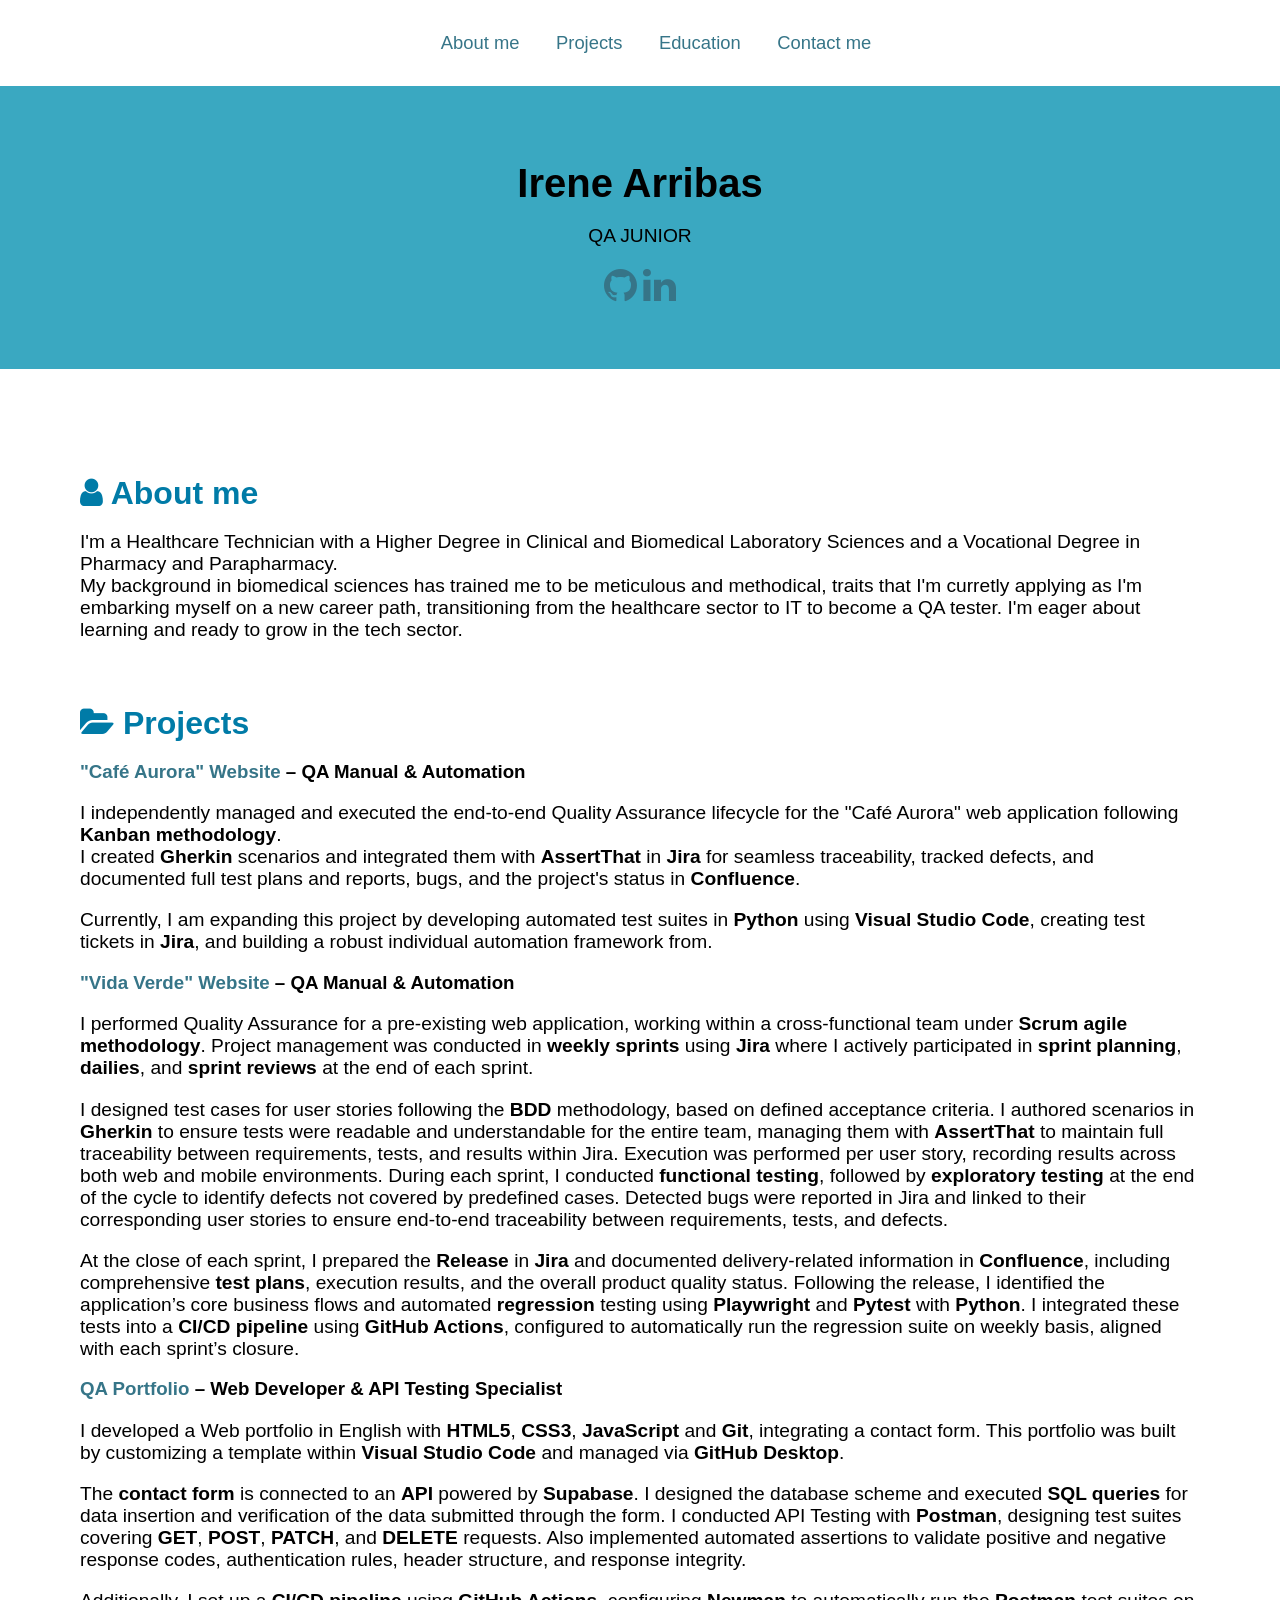
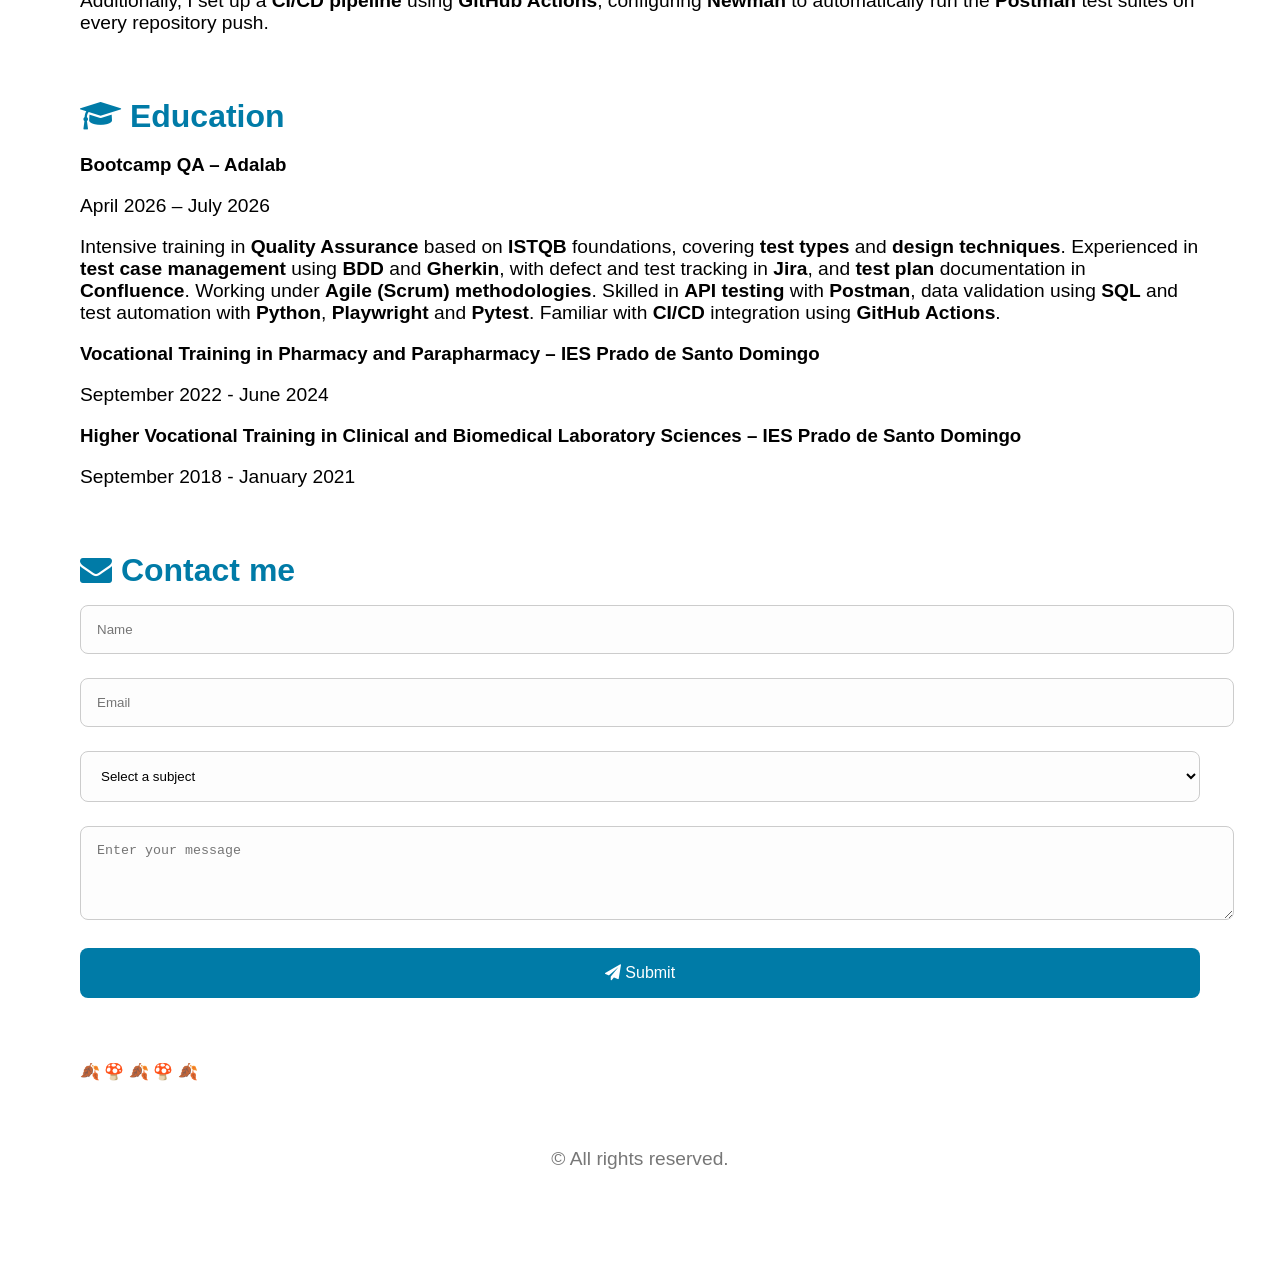
<file: index.html>
<!DOCTYPE html>
<html lang="es">

<head>
  <meta charset="UTF-8" />
  <meta name="viewport" content="width=device-width, initial-scale=1.0" />
  <meta name="description" content="Portfolio Irene Arribas QA" />
  <meta name="author" content="Irene Arribas" />
  <title>Irene Arribas - Portfolio</title>
  <link href="style.css" rel="stylesheet" />
  <!-- Importar Font Awesome para los iconos -->
  <link rel="stylesheet" href="https://cdnjs.cloudflare.com/ajax/libs/font-awesome/4.7.0/css/font-awesome.min.css" />
</head>

<body>
  <!-- Menú de navegación -->
  <nav>
    <ul>
      <li><a id="menusobremi" href="#sobremi">About me</a></li>
      <li><a id="menuproyectos" href="#proyectos">Projects</a></li>
      <li><a id="menueducacion" href="#educacion">Education</a></li>
      <li><a id="menucontacto" href="#contacto">Contact me</a></li>
    </ul>
  </nav>
  <header>
    <h1 id="minombre">Irene Arribas</h1>
    <p id="titulo">QA JUNIOR</p>
    <p>
      <a id="linkgithub" href="https://github.com/IreneArribasQA" title="GitHub" class="fa fa-github fa-2x"
        aria-label="GitHub"></a>
      <a id="linklinkedin" href="https://www.linkedin.com/in/irene-arribas-m%C3%A9ndez-21b764207/" title="LinkedIn"
        class="fa fa-linkedin fa-2x" aria-label="LinkedIn"></a>
    </p>
  </header>
  <main>
    <section id="sobremi">
      <h2 id="titulosobremi">
        <i class="fa fa-user"></i> About me
      </h2>
      <p>
        I'm a Healthcare Technician with a Higher Degree in Clinical and Biomedical Laboratory Sciences
        and a Vocational Degree in Pharmacy and Parapharmacy. <br>
        My background in biomedical sciences has trained me to be meticulous and methodical,
        traits that I'm curretly applying as I'm embarking myself on a new career path,
        transitioning from the healthcare sector to IT to become a QA tester.
        I'm eager about learning and ready to grow in the tech sector.

      </p>

    </section>

    <section id="projects">
      <h2 id="tituloproyectos">
        <i class="fa fa-folder-open"></i> Projects
      </h2>


      <h3>
        <a id="linkproyectoapi" href="https://irenearribas.atlassian.net/wiki/spaces/KAN/overview" target="_blank">"Café
          Aurora" Website</a>
        – QA Manual & Automation
      </h3>
      <p>
        I independently managed and executed the end-to-end Quality Assurance lifecycle for the 
        "Café Aurora" web application following <strong>Kanban methodology</strong>. <br>
        I created <strong>Gherkin</strong> scenarios and integrated them with <strong>AssertThat</strong> in 
        <strong>Jira</strong> for seamless traceability, tracked defects, and documented full test plans 
        and reports, bugs, and the project's status in <strong>Confluence</strong>.
      </p>
      <p>
        Currently, I am expanding this project by developing automated test suites in 
        <strong>Python</strong> using <strong>Visual Studio Code</strong>, 
        creating test tickets in <strong>Jira</strong>, and building 
        a robust individual automation framework from.
      </p>

      <h3>
        <a id="linkproyectoapi"
          href="https://bootcampqa-equipo2.atlassian.net/wiki/spaces/SCRUM/pages/294913/Plan+de+Pruebas+-+Web+Vida+Verde"
          target="_blank">"Vida Verde" Website</a>
        – QA Manual & Automation
      </h3>
      <p>
        I performed Quality Assurance for a pre-existing web application,
        working within a cross-functional team under <strong>Scrum agile methodology</strong>. 
        Project management was conducted in <strong>weekly sprints</strong> using <strong>Jira</strong>
        where I actively participated in <strong>sprint planning</strong>, <strong>dailies</strong>,
        and <strong>sprint reviews</strong> at the end of each sprint.
      </p>

      <p>
        I designed test cases for user stories following the <strong>BDD</strong> methodology,
        based on defined acceptance criteria. I authored scenarios in <strong>Gherkin</strong>
        to ensure tests were readable and understandable for the entire team,
        managing them with <strong>AssertThat</strong> to maintain full traceability
        between requirements, tests, and results within Jira.
        Execution was performed per user story, recording results across both web and mobile environments.

        During each sprint, I conducted <strong>functional testing</strong>,
        followed by <strong>exploratory testing</strong> at the end of the cycle
        to identify defects not covered by predefined cases.
        Detected bugs were reported in Jira and linked to their
        corresponding user stories to ensure end-to-end traceability
        between requirements, tests, and defects.
      </p>

      <p>
        At the close of each sprint, I prepared the <strong>Release</strong> in <strong>Jira</strong>
        and documented delivery-related information in <strong>Confluence</strong>,
        including comprehensive <strong>test plans</strong>, execution results, and the
        overall product quality status.

        Following the release, I identified the application’s core business flows
        and automated <strong>regression</strong> testing using <strong>Playwright</strong>
        and <strong>Pytest</strong> with <strong>Python</strong>. I integrated these tests into a
        <strong>CI/CD pipeline</strong> using <strong>GitHub Actions</strong>, configured to
        automatically run the regression suite on weekly basis, aligned with each sprint’s closure.
      </p>
      <h3>
        <a id="linkproyectoportafolio" href="https://github.com/IreneArribasQA/QA-portfolio">QA Portfolio</a>
        – Web Developer & API Testing Specialist
      </h3>
      <p>
        I developed a Web portfolio in English with <strong>HTML5</strong>, <strong>CSS3</strong>,
        <strong>JavaScript</strong> and <strong>Git</strong>, integrating a contact form.
        This portfolio was built by customizing a template within <strong>Visual Studio Code</strong>
        and managed via <strong>GitHub Desktop</strong>.
      </p>

      <p>
        The <strong>contact form</strong> is connected to an <strong>API</strong> powered by <strong>Supabase</strong>.
        I designed the database scheme and executed <strong>SQL queries</strong> for data insertion and verification of
        the data submitted through the form.

        I conducted API Testing with <strong>Postman</strong>, designing test suites covering <strong>GET</strong>,
        <strong>POST</strong>, <strong>PATCH</strong>, and <strong>DELETE</strong> requests.
        Also implemented automated assertions to validate positive and negative response codes, authentication rules,
        header structure, and response integrity.
      </p>

      <p>
        Additionally, I set up a <strong>CI/CD pipeline</strong> using <strong>GitHub Actions</strong>,
        configuring <strong>Newman</strong> to automatically run the <strong>Postman</strong> test suites on every
        repository push.
      </p>

    </section>

    <section id="education">
      <h2 id="tituloeducacion">
        <i class="fa fa-graduation-cap"></i> Education
      </h2>

      <h3>Bootcamp QA – Adalab</h3>
      <p>April 2026 – July 2026</p>
      <p>
        Intensive training in <strong>Quality Assurance</strong>
        based on <strong>ISTQB</strong> foundations,
        covering <strong>test types</strong> and <strong>design techniques</strong>.
        Experienced in <strong>test case management</strong> using
        <strong>BDD</strong> and <strong>Gherkin</strong>,
        with defect and test tracking in <strong>Jira</strong>,
        and <strong>test plan</strong> documentation in <strong>Confluence</strong>.
        Working under <strong>Agile (Scrum) methodologies</strong>.
        Skilled in <strong>API testing</strong> with <strong>Postman</strong>,
        data validation using <strong>SQL</strong> and test automation with
        <strong>Python</strong>, <strong>Playwright</strong> and <strong>Pytest</strong>.
        Familiar with <strong>CI/CD</strong> integration using <strong>GitHub Actions</strong>.
      </p>


      <h3>Vocational Training in Pharmacy and Parapharmacy – IES Prado de Santo Domingo</h3>
      <p>September 2022 - June 2024</p>

      <h3>Higher Vocational Training in Clinical and Biomedical Laboratory Sciences – IES Prado de Santo Domingo</h3>
      <p>September 2018 - January 2021</p>
    </section>

    <section id="contact me">
      <h2 id="titulocontacto">
        <i class="fa fa-envelope"></i> Contact me
      </h2>
      <form id="contactForm" onsubmit="return enviarFormulario(event)">
        <input id="nombre" type="text" placeholder="Name" />
        <input id="email" type="email" placeholder="Email" required />
        <select id="subject" required>
          <option value="">Select a subject</option>
          <option value="info">Information</option>
          <option value="job">Job offer</option>
          <option value="other">Other...</option>
        </select>
        <textarea id="mensaje" rows="4" placeholder="Enter your message" required maxlength="500"></textarea>
        <button id="enviar" type="submit">
          <i class="fa fa-paper-plane"></i> Submit
        </button>
      </form>
      <p id="formMessage"></p>
    </section>


    <body>

      <div class="emoji">
        <span>🍂</span>
        <span>🍄</span>
        <span>🍂</span>
        <span>🍄</span>
        <span>🍂</span>
      </div>

      <footer>
        <p>&copy; All rights reserved.</p>
      </footer>
    </body>
    <script src="script.js" defer></script>

</html>
</file>
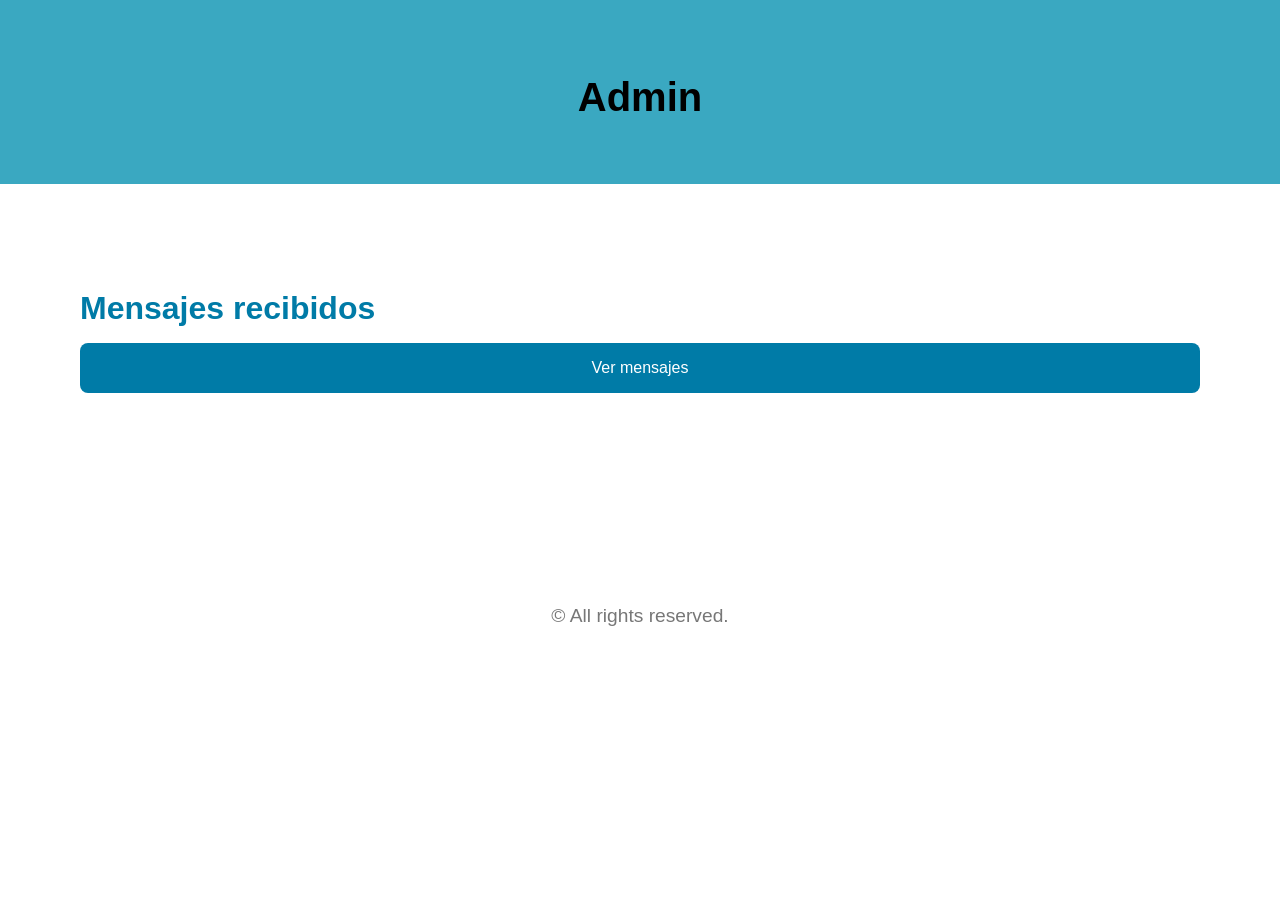
<file: admin.html>
<!DOCTYPE html>
<html lang="es">
<head>
  <meta charset="UTF-8">
  <title>Admin - Mensajes</title>
  <link rel="stylesheet" href="style.css">
</head>
<body>

<header>
  <h1>Admin</h1>
</header>

<main>
  <section id="admin">
    <h2>Mensajes recibidos</h2>
    <button id="verMensajes" onclick="mostrarDatos()">Ver mensajes</button>

    <table id="formsTable">

    </table>

    <p id="status"></p>
  </section>
</main>

<footer>
    <p>&copy; All rights reserved.</p>
</footer>

<script src="script.js"></script>

</body>
</html>
</file>
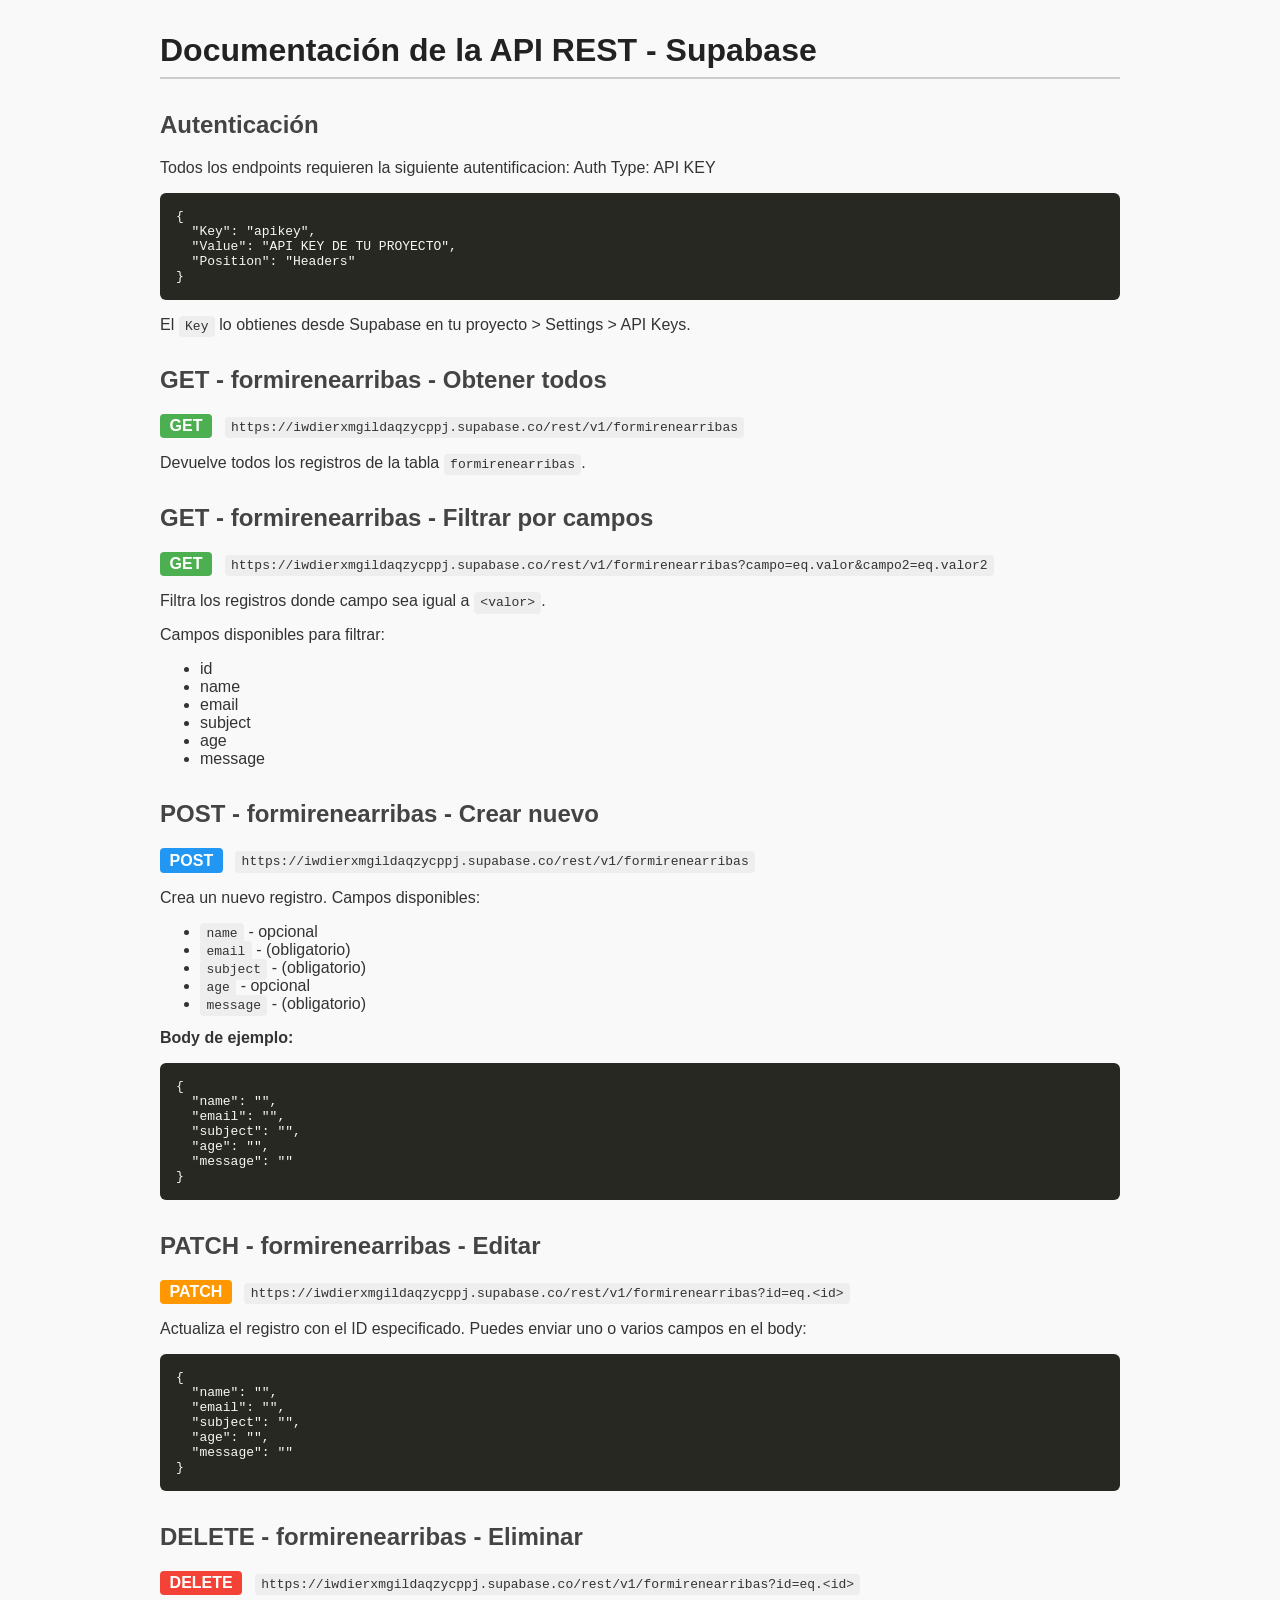
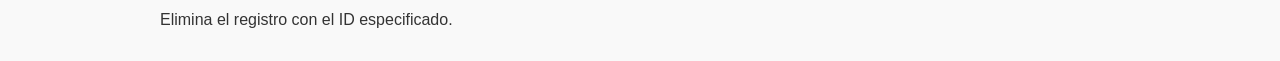
<file: apidoc.html>
<!DOCTYPE html>
<!-- saved from url=(0067)https://bootcamp-qa.github.io/ReportGenerator/documentacionapi.html -->
<html lang="es"><head><meta http-equiv="Content-Type" content="text/html; charset=UTF-8">
  
  <title>Documentación API Supabase</title>
  <style>
    body {
      font-family: 'Segoe UI', sans-serif;
      margin: 2rem auto;
      max-width: 960px;
      background: #f9f9f9;
      color: #333;
    }
    h1 { color: #222; border-bottom: 2px solid #ccc; padding-bottom: 0.5rem; }
    h2 { margin-top: 2rem; color: #444; }
    code { background: #eee; padding: 0.2rem 0.4rem; border-radius: 4px; }
    pre {
      background: #272822;
      color: #f8f8f2;
      padding: 1rem;
      border-radius: 6px;
      overflow-x: auto;
    }
    .method {
      display: inline-block;
      font-weight: bold;
      padding: 0.2rem 0.6rem;
      border-radius: 4px;
      margin-right: 0.5rem;
      color: white;
    }
    .GET { background: #4caf50; }
    .POST { background: #2196f3; }
    .PATCH { background: #ff9800; }
    .DELETE { background: #f44336; }

    label {
      display: block;
      margin-top: 1rem;
      font-weight: bold;
    }
    input[type=text] {
      width: 100%;
      padding: 0.5rem;
      font-size: 1rem;
      margin-top: 0.3rem;
      box-sizing: border-box;
    }
    button {
      margin-top: 1.5rem;
      padding: 0.6rem 1rem;
      font-size: 1rem;
      cursor: pointer;
    }
  </style>
</head>
<body>

<h1>Documentación de la API REST - Supabase</h1>

<form id="form" onsubmit="return false;" style="display: none;">
  <label for="tableName">Nombre de la tabla:</label>
  <input type="text" id="tableName" placeholder="clientes" required="">

  <label for="columns">Columnas (separadas por coma, * indica obligatorio):</label>
  <input type="text" id="columns" placeholder="nombre, telefono*, correo*" required="">

  <label for="baseUrl">Base URL:</label>
  <input type="text" id="baseUrl" placeholder="https://proyecto.supabase.co" required="">

  <button onclick="generate()">GENERAR DOCUMENTACION API</button>
</form>

<!-- Aquí pondremos la documentación generada -->
<div id="docs" style="margin-top:2rem;">
        <h2>Autenticación</h2>
    <p>Todos los endpoints requieren la siguiente autentificacion: Auth Type: API KEY</p>
    <pre>{
  "Key": "apikey",
  "Value": "API KEY DE TU PROYECTO",
  "Position": "Headers"
}</pre>
    <p>El <code>Key</code> lo obtienes desde Supabase en tu proyecto &gt; Settings &gt; API Keys.</p>
  
    <h2>GET - formirenearribas - Obtener todos </h2>
    <p><span class="method GET">GET</span> <code>https://iwdierxmgildaqzycppj.supabase.co/rest/v1/formirenearribas</code></p>
    <p>Devuelve todos los registros de la tabla <code>formirenearribas</code>.</p>

    <h2>GET - formirenearribas - Filtrar por campos</h2>
    <p><span class="method GET">GET</span> <code>https://iwdierxmgildaqzycppj.supabase.co/rest/v1/formirenearribas?campo=eq.valor&amp;campo2=eq.valor2</code></p>
    <p>Filtra los registros donde campo sea igual a <code>&lt;valor&gt;</code>.</p>
    <p>Campos disponibles para filtrar:</p>
    <ul>
      <li>id</li><li>name</li><li>email</li><li>subject</li><li>age</li><li>message</li>
    </ul>

    <h2>POST - formirenearribas - Crear nuevo</h2>
    <p><span class="method POST">POST</span> <code>https://iwdierxmgildaqzycppj.supabase.co/rest/v1/formirenearribas</code></p>
    <p>Crea un nuevo registro. Campos disponibles:</p>
    <ul>
      <li><code>name</code> - opcional</li><li><code>email</code> -  (obligatorio)</li><li><code>subject</code> -  (obligatorio)</li><li><code>age</code> - opcional</li><li><code>message</code> -  (obligatorio)</li>
    </ul>
    <p><strong>Body de ejemplo:</strong></p>
    <pre>{
  "name": "",
  "email": "",
  "subject": "",
  "age": "",
  "message": ""
}</pre>

    <h2>PATCH - formirenearribas - Editar </h2>
    <p><span class="method PATCH">PATCH</span> <code>https://iwdierxmgildaqzycppj.supabase.co/rest/v1/formirenearribas?id=eq.&lt;id&gt;</code></p>
    <p>Actualiza el registro con el ID especificado. Puedes enviar uno o varios campos en el body:</p>
    <pre>{
  "name": "<nuevo string="">",
  "email": "<nuevo string="">",
  "subject": "<nuevo string="">",
  "age": "<nuevo string="">",
  "message": "<nuevo string="">"
}</nuevo></nuevo></nuevo></nuevo></nuevo></pre>

    <h2>DELETE - formirenearribas - Eliminar </h2>
    <p><span class="method DELETE">DELETE</span> <code>https://iwdierxmgildaqzycppj.supabase.co/rest/v1/formirenearribas?id=eq.&lt;id&gt;</code></p>
    <p>Elimina el registro con el ID especificado.</p>


  </div>

<script>
function generate() {
  let tableName = document.getElementById('tableName').value.trim() || 'clientes';
  const columnsRaw = document.getElementById('columns').value.trim();
  const baseUrlRaw = document.getElementById('baseUrl').value.trim() || 'https://<TU_PROYECTO>.supabase.co';

  // Procesar columnas
  const colsArr = columnsRaw.split(',').map(c => c.trim()).filter(c => c.length > 0);

  const columns = colsArr.map(col => {
    let required = false;
    let name = col;
    if (col.endsWith('*')) {
      required = true;
      name = col.slice(0, -1).trim();
    }
    return { name, type: "string", required };
  });

  const baseUrl = `${baseUrlRaw}/rest/v1/${tableName}`;

  function generatePostBody() {
    const obj = {};
    columns.forEach(col => {
      if (col.name !== "id") {
        obj[col.name] = "";
      }
    });
    return JSON.stringify(obj, null, 2);
  }

  function generatePatchBody() {
    const obj = {};
    columns.forEach(col => {
      if (col.name !== "id") {
        obj[col.name] = `<nuevo ${col.type}>`;
      }
    });
    return JSON.stringify(obj, null, 2);
  }

  // Construir el HTML para la documentación
  let html = `
        <h2>Autenticación</h2>
    <p>Todos los endpoints requieren la siguiente autentificacion: Auth Type: API KEY</p>
    <pre>{
  "Key": "apikey",
  "Value": "API KEY DE TU PROYECTO",
  "Position": "Headers"
}</pre>
    <p>El <code>Key</code> lo obtienes desde Supabase en tu proyecto &gt; Settings &gt; API Keys.</p>
  
    <h2>GET - ${tableName} - Obtener todos </h2>
    <p><span class="method GET">GET</span> <code>${baseUrl}</code></p>
    <p>Devuelve todos los registros de la tabla <code>${tableName}</code>.</p>

    <h2>GET - ${tableName} - Filtrar por campos</h2>
    <p><span class="method GET">GET</span> <code>${baseUrl}?campo=eq.valor&campo2=eq.valor2</code></p>
    <p>Filtra los registros donde campo sea igual a <code>&lt;valor&gt;</code>.</p>
    <p>Campos disponibles para filtrar:</p>
    <ul>
      ${columns.map(col => `<li>${col.name}</li>`).join('')}
    </ul>

    <h2>POST - ${tableName} - Crear nuevo</h2>
    <p><span class="method POST">POST</span> <code>${baseUrl}</code></p>
    <p>Crea un nuevo registro. Campos disponibles:</p>
    <ul>
      ${columns.filter(c => c.name !== 'id').map(col => `<li><code>${col.name}</code> - ${col.required ? " (obligatorio)" : "opcional"}</li>`).join('')}
    </ul>
    <p><strong>Body de ejemplo:</strong></p>
    <pre>${generatePostBody()}</pre>

    <h2>PATCH - ${tableName} - Editar </h2>
    <p><span class="method PATCH">PATCH</span> <code>${baseUrl}?id=eq.&lt;id&gt;</code></p>
    <p>Actualiza el registro con el ID especificado. Puedes enviar uno o varios campos en el body:</p>
    <pre>${generatePatchBody()}</pre>

    <h2>DELETE - ${tableName} - Eliminar </h2>
    <p><span class="method DELETE">DELETE</span> <code>${baseUrl}?id=eq.&lt;id&gt;</code></p>
    <p>Elimina el registro con el ID especificado.</p>


  `;

  document.getElementById('docs').innerHTML = html;
   document.getElementById('form').style.display = 'none';
  
}


</script>




</body></html>
</file>
<file: style.css>
body {
  font-family: Verdana, Arial, sans-serif;
  font-size: 1rem;
  color: black;
  margin: 0;
}

header {
  background-color: rgb(58, 168, 193);
  color: rgb(0, 0, 0);
  padding: 3rem;
  text-align: center;
}

main {
  padding: 5rem;
  text-align: left;
}

nav {
  text-align: center;
  width:100%;
  padding: 1rem;
}

nav ul {
  padding: 0;
  margin: 0;
    background-color: white;
  
}

nav ul li {
  display: inline-block;
  margin: 0.5rem;
  font-size: 1.15rem;
  padding: 0.5rem;
  border-radius: 0.5rem ;

}
/* Menú vertical en móvil */
@media (max-width: 768px) {
  nav ul li {
    display: block;
    margin: 0.8rem 0;
  }
}

h1 {
  font-size: 2.5rem;
  margin-bottom: 1rem;
}

p {
  font-size: 1.2rem;
  margin-bottom: 1rem;
}

a {
  color: #367588;
  text-decoration: none;
}

a:hover {
  text-decoration: underline;
}

section {
  margin-bottom: 4rem;
}

h2 {
  font-size: 2rem;
  margin-bottom: 1rem;
  color: #007BA7;
}

/* FORMULARIO */
form {
  width: 100%;
  font-size: 1rem;
}

input,
textarea,
select {
  width: 100%;
  padding: 1rem;
  margin-bottom: 1.5rem;
  border: 1px solid #ccc;
  border-radius: 0.5rem;
  background-color: #fdfdfd;
}

button {
  width: 100%;
  padding: 1rem;
  background-color: #007BA7;
  color: white;
  border: none;
  border-radius: 0.5rem;
  font-size: 1rem;
}

footer {
  margin-top: 2rem;
  padding: 1rem;
  font-size: 0.9rem;
  color: #777;
  text-align: center;
}

table {
  width: 100%;
  border-collapse: collapse;
  table-layout: fixed; /* CLAVE */
  font-family: Arial, sans-serif;
}

th, td {
  border: 1px solid #ddd;
  padding: 6px;
  font-size: 14px;
  word-wrap: break-word;
  overflow-wrap: break-word;
}

thead {
  background-color: #f4f4f4;
}

/* Móvil */
@media (max-width: 768px) {
  th, td {
    font-size: 12px;
    padding: 4px;
  }
}
</file>
